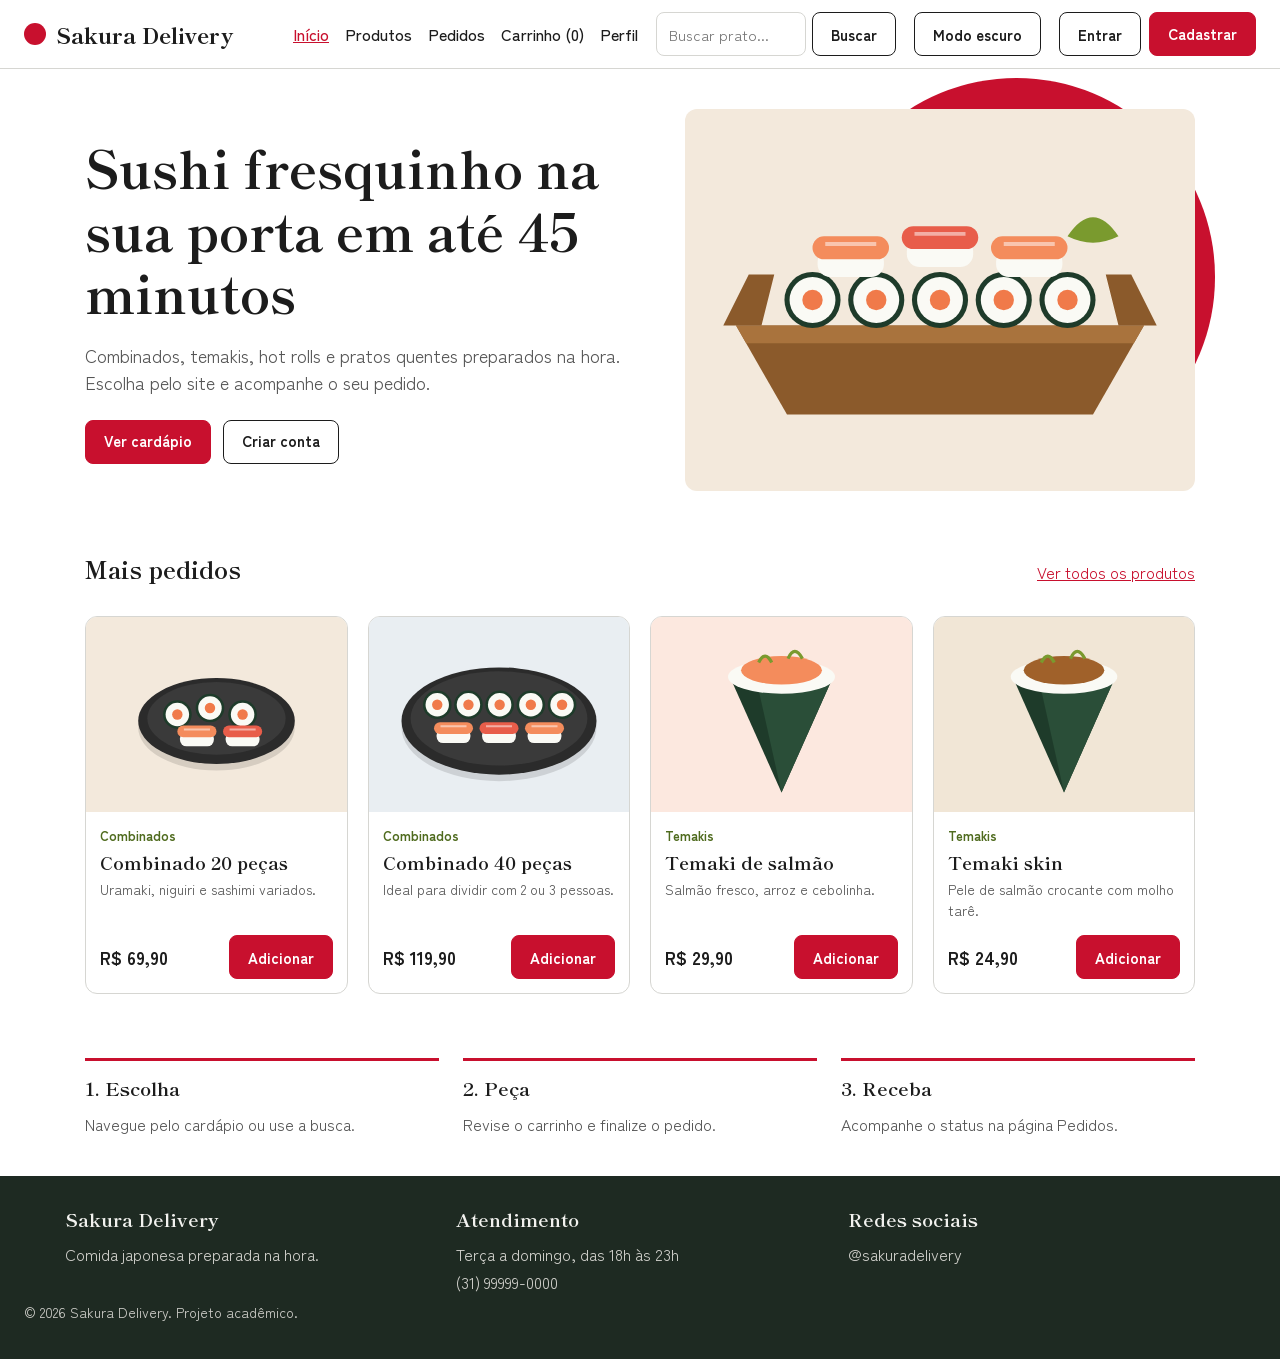
<file: index.html>
<!DOCTYPE html>
<html lang="pt-BR">
<head>
  <meta charset="UTF-8">
  <meta name="viewport" content="width=device-width, initial-scale=1.0">
  <title>Início | Sakura Delivery</title>
  <link rel="preconnect" href="https://fonts.googleapis.com">
  <link rel="stylesheet" href="https://fonts.googleapis.com/css2?family=Shippori+Mincho:wght@600;800&family=Zen+Kaku+Gothic+New:wght@400;500;700&display=swap">
  <link rel="stylesheet" href="css/estilo.css">
</head>
<body>

  <header class="cabecalho">
    <a href="index.html" class="logo"><span class="logo-sol"></span>Sakura Delivery</a>

    <button class="botao-menu" id="botao-menu" type="button" aria-label="Abrir menu" aria-expanded="false" onclick="alternarMenu()">
      <span></span><span></span><span></span>
    </button>

    <nav class="menu" id="menu">
      <div class="menu-links">
        <a href="index.html" class="ativo">Início</a>
        <a href="produtos.html">Produtos</a>
        <a href="pedidos.html">Pedidos</a>
        <a href="carrinho.html">Carrinho (<span class="contador-carrinho">0</span>)</a>
        <a href="perfil.html">Perfil</a>
      </div>

      <form class="busca-topo" action="produtos.html" method="get">
        <input type="search" name="busca" placeholder="Buscar prato..." maxlength="40" aria-label="Buscar prato">
        <button class="botao" type="submit">Buscar</button>
      </form>

      <button class="botao" id="botao-tema" type="button" onclick="alternarTema()">Modo escuro</button>

      <div class="area-usuario" id="area-usuario">
        <button class="botao" type="button" onclick="abrirLogin()">Entrar</button>
        <a class="botao botao-principal" href="cadastro.html">Cadastrar</a>
      </div>
    </nav>
  </header>

  <main class="conteudo">
    <section class="banner">
      <div>
        <h1>Sushi fresquinho na sua porta em até 45 minutos</h1>
        <p>Combinados, temakis, hot rolls e pratos quentes preparados na hora. Escolha pelo site e acompanhe o seu pedido.</p>
        <div class="banner-botoes">
          <a class="botao botao-principal" href="produtos.html">Ver cardápio</a>
          <a class="botao" href="cadastro.html">Criar conta</a>
        </div>
      </div>
      <div class="banner-imagem">
        <img src="img/barca.svg" alt="Barca de sushi com uramakis e niguiris">
      </div>
    </section>

    <section>
      <div class="titulo-secao">
        <h2>Mais pedidos</h2>
        <a href="produtos.html">Ver todos os produtos</a>
      </div>
      <div class="grade-produtos" id="grade-destaques"></div>
    </section>

    <section class="passos">
      <div class="passo">
        <h3>1. Escolha</h3>
        <p>Navegue pelo cardápio ou use a busca.</p>
      </div>
      <div class="passo">
        <h3>2. Peça</h3>
        <p>Revise o carrinho e finalize o pedido.</p>
      </div>
      <div class="passo">
        <h3>3. Receba</h3>
        <p>Acompanhe o status na página Pedidos.</p>
      </div>
    </section>
  </main>

  <footer class="rodape">
    <div class="rodape-colunas">
      <div>
        <h3>Sakura Delivery</h3>
        <p>Comida japonesa preparada na hora.</p>
      </div>
      <div>
        <h3>Atendimento</h3>
        <p>Terça a domingo, das 18h às 23h</p>
        <p>(31) 99999-0000</p>
      </div>
      <div>
        <h3>Redes sociais</h3>
        <p>@sakuradelivery</p>
      </div>
    </div>
    <p class="rodape-copia">© 2026 Sakura Delivery. Projeto acadêmico.</p>
  </footer>

  <!-- Pop-up de login -->
  <div class="modal" id="modal-login">
    <div class="modal-caixa" role="dialog" aria-modal="true" aria-labelledby="titulo-login">
      <button class="modal-fechar" type="button" aria-label="Fechar" onclick="fecharLogin()">&times;</button>
      <h2 id="titulo-login">Entrar</h2>
      <form onsubmit="fazerLogin(event)">
        <label class="campo">E-mail
          <input type="email" id="login-email" maxlength="60" required>
        </label>
        <label class="campo">Senha
          <input type="password" id="login-senha" maxlength="20" required>
        </label>
        <p class="mensagem" id="mensagem-login"></p>
        <button class="botao botao-principal botao-largo" type="submit">Entrar</button>
      </form>
      <p>Não tem conta? <a href="cadastro.html">Cadastre-se</a></p>
    </div>
  </div>

  <script src="js/script.js"></script>
</body>
</html>
</file>
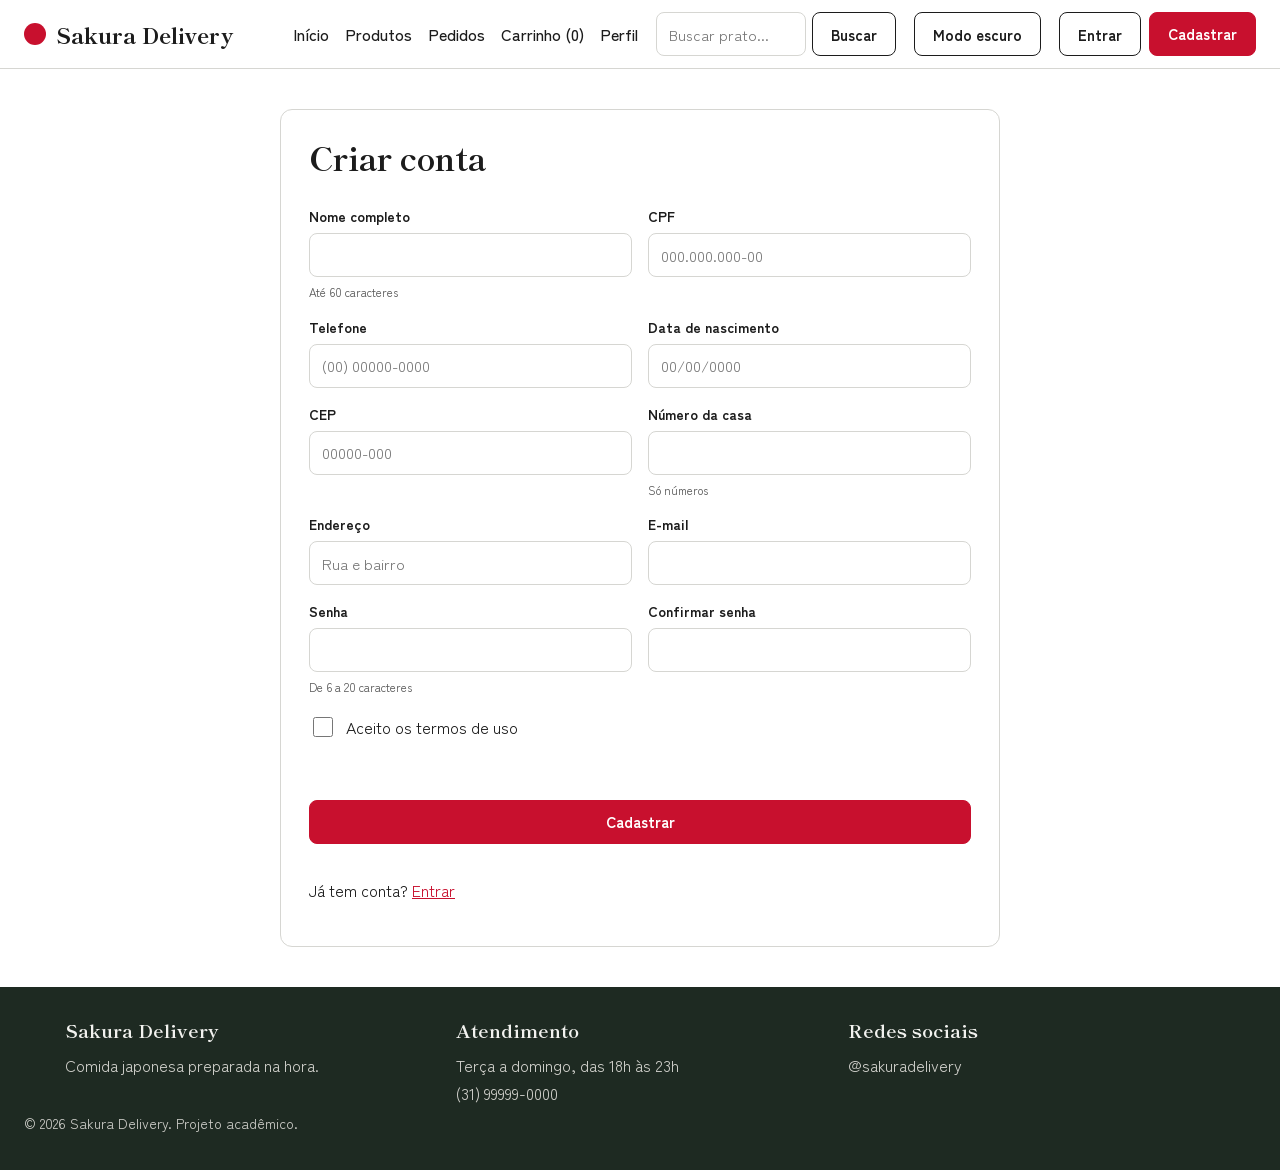
<file: cadastro.html>
<!DOCTYPE html>
<html lang="pt-BR">
<head>
  <meta charset="UTF-8">
  <meta name="viewport" content="width=device-width, initial-scale=1.0">
  <title>Cadastro | Sakura Delivery</title>
  <link rel="preconnect" href="https://fonts.googleapis.com">
  <link rel="stylesheet" href="https://fonts.googleapis.com/css2?family=Shippori+Mincho:wght@600;800&family=Zen+Kaku+Gothic+New:wght@400;500;700&display=swap">
  <link rel="stylesheet" href="css/estilo.css">
</head>
<body>

  <header class="cabecalho">
    <a href="index.html" class="logo"><span class="logo-sol"></span>Sakura Delivery</a>

    <button class="botao-menu" id="botao-menu" type="button" aria-label="Abrir menu" aria-expanded="false" onclick="alternarMenu()">
      <span></span><span></span><span></span>
    </button>

    <nav class="menu" id="menu">
      <div class="menu-links">
        <a href="index.html">Início</a>
        <a href="produtos.html">Produtos</a>
        <a href="pedidos.html">Pedidos</a>
        <a href="carrinho.html">Carrinho (<span class="contador-carrinho">0</span>)</a>
        <a href="perfil.html">Perfil</a>
      </div>

      <form class="busca-topo" action="produtos.html" method="get">
        <input type="search" name="busca" placeholder="Buscar prato..." maxlength="40" aria-label="Buscar prato">
        <button class="botao" type="submit">Buscar</button>
      </form>

      <button class="botao" id="botao-tema" type="button" onclick="alternarTema()">Modo escuro</button>

      <div class="area-usuario" id="area-usuario">
        <button class="botao" type="button" onclick="abrirLogin()">Entrar</button>
        <a class="botao botao-principal" href="cadastro.html">Cadastrar</a>
      </div>
    </nav>
  </header>

  <main class="conteudo">
    <form class="formulario caixa" onsubmit="cadastrarUsuario(event)">
      <h1>Criar conta</h1>

      <div class="grade-campos">
        <label class="campo">Nome completo
          <input type="text" id="cad-nome" maxlength="60" required>
          <small>Até 60 caracteres</small>
        </label>
        <label class="campo">CPF
          <input type="text" id="cad-cpf" data-mascara="###.###.###-##" inputmode="numeric" maxlength="14" placeholder="000.000.000-00" required>
        </label>
        <label class="campo">Telefone
          <input type="text" id="cad-telefone" data-mascara="(##) #####-####" inputmode="numeric" maxlength="15" placeholder="(00) 00000-0000" required>
        </label>
        <label class="campo">Data de nascimento
          <input type="text" id="cad-nascimento" data-mascara="##/##/####" inputmode="numeric" maxlength="10" placeholder="00/00/0000" required>
        </label>
        <label class="campo">CEP
          <input type="text" id="cad-cep" data-mascara="#####-###" inputmode="numeric" maxlength="9" placeholder="00000-000" required>
        </label>
        <label class="campo">Número da casa
          <input type="text" id="cad-numero" class="so-numeros" inputmode="numeric" maxlength="6" required>
          <small>Só números</small>
        </label>
        <label class="campo">Endereço
          <input type="text" id="cad-endereco" maxlength="80" placeholder="Rua e bairro" required>
        </label>
        <label class="campo">E-mail
          <input type="email" id="cad-email" maxlength="60" required>
        </label>
        <label class="campo">Senha
          <input type="password" id="cad-senha" minlength="6" maxlength="20" required>
          <small>De 6 a 20 caracteres</small>
        </label>
        <label class="campo">Confirmar senha
          <input type="password" id="cad-confirmar" minlength="6" maxlength="20" required>
        </label>
      </div>

      <label class="checkbox"><input type="checkbox" required> Aceito os termos de uso</label>
      <p class="mensagem" id="mensagem-cadastro"></p>
      <button class="botao botao-principal botao-largo" type="submit">Cadastrar</button>
      <p>Já tem conta? <a href="#" onclick="abrirLogin(); return false;">Entrar</a></p>
    </form>
  </main>

  <footer class="rodape">
    <div class="rodape-colunas">
      <div>
        <h3>Sakura Delivery</h3>
        <p>Comida japonesa preparada na hora.</p>
      </div>
      <div>
        <h3>Atendimento</h3>
        <p>Terça a domingo, das 18h às 23h</p>
        <p>(31) 99999-0000</p>
      </div>
      <div>
        <h3>Redes sociais</h3>
        <p>@sakuradelivery</p>
      </div>
    </div>
    <p class="rodape-copia">© 2026 Sakura Delivery. Projeto acadêmico.</p>
  </footer>

  <!-- Pop-up de login -->
  <div class="modal" id="modal-login">
    <div class="modal-caixa" role="dialog" aria-modal="true" aria-labelledby="titulo-login">
      <button class="modal-fechar" type="button" aria-label="Fechar" onclick="fecharLogin()">&times;</button>
      <h2 id="titulo-login">Entrar</h2>
      <form onsubmit="fazerLogin(event)">
        <label class="campo">E-mail
          <input type="email" id="login-email" maxlength="60" required>
        </label>
        <label class="campo">Senha
          <input type="password" id="login-senha" maxlength="20" required>
        </label>
        <p class="mensagem" id="mensagem-login"></p>
        <button class="botao botao-principal botao-largo" type="submit">Entrar</button>
      </form>
      <p>Não tem conta? <a href="cadastro.html">Cadastre-se</a></p>
    </div>
  </div>

  <script src="js/script.js"></script>
</body>
</html>
</file>
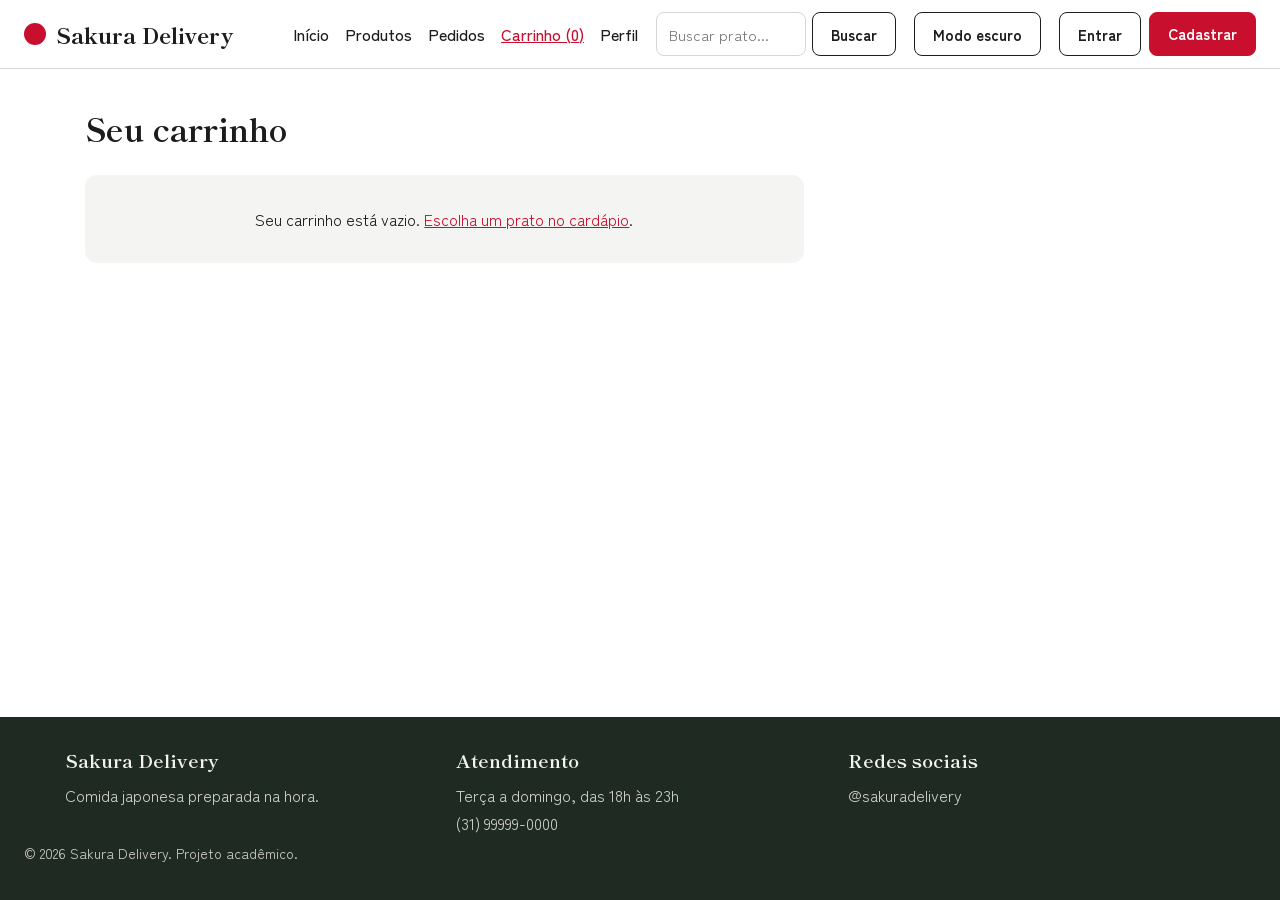
<file: carrinho.html>
<!DOCTYPE html>
<html lang="pt-BR">
<head>
  <meta charset="UTF-8">
  <meta name="viewport" content="width=device-width, initial-scale=1.0">
  <title>Carrinho | Sakura Delivery</title>
  <link rel="preconnect" href="https://fonts.googleapis.com">
  <link rel="stylesheet" href="https://fonts.googleapis.com/css2?family=Shippori+Mincho:wght@600;800&family=Zen+Kaku+Gothic+New:wght@400;500;700&display=swap">
  <link rel="stylesheet" href="css/estilo.css">
</head>
<body>

  <header class="cabecalho">
    <a href="index.html" class="logo"><span class="logo-sol"></span>Sakura Delivery</a>

    <button class="botao-menu" id="botao-menu" type="button" aria-label="Abrir menu" aria-expanded="false" onclick="alternarMenu()">
      <span></span><span></span><span></span>
    </button>

    <nav class="menu" id="menu">
      <div class="menu-links">
        <a href="index.html">Início</a>
        <a href="produtos.html">Produtos</a>
        <a href="pedidos.html">Pedidos</a>
        <a href="carrinho.html" class="ativo">Carrinho (<span class="contador-carrinho">0</span>)</a>
        <a href="perfil.html">Perfil</a>
      </div>

      <form class="busca-topo" action="produtos.html" method="get">
        <input type="search" name="busca" placeholder="Buscar prato..." maxlength="40" aria-label="Buscar prato">
        <button class="botao" type="submit">Buscar</button>
      </form>

      <button class="botao" id="botao-tema" type="button" onclick="alternarTema()">Modo escuro</button>

      <div class="area-usuario" id="area-usuario">
        <button class="botao" type="button" onclick="abrirLogin()">Entrar</button>
        <a class="botao botao-principal" href="cadastro.html">Cadastrar</a>
      </div>
    </nav>
  </header>

  <main class="conteudo">
    <h1>Seu carrinho</h1>
    <div class="layout-carrinho">
      <div id="lista-carrinho"></div>

      <aside class="resumo" id="resumo-carrinho">
        <h2>Resumo</h2>
        <div class="linha-resumo"><span>Subtotal</span><span id="valor-subtotal">R$ 0,00</span></div>
        <div class="linha-resumo"><span>Entrega</span><span id="valor-entrega">R$ 0,00</span></div>
        <div class="linha-resumo linha-total"><span>Total</span><span id="valor-total">R$ 0,00</span></div>
        <label class="campo">Forma de pagamento
          <select id="forma-pagamento">
            <option>Pix</option>
            <option>Cartão na entrega</option>
            <option>Dinheiro</option>
          </select>
        </label>
        <p class="mensagem" id="mensagem-carrinho"></p>
        <button class="botao botao-principal botao-largo" type="button" onclick="finalizarPedido()">Finalizar pedido</button>
      </aside>
    </div>
  </main>

  <footer class="rodape">
    <div class="rodape-colunas">
      <div>
        <h3>Sakura Delivery</h3>
        <p>Comida japonesa preparada na hora.</p>
      </div>
      <div>
        <h3>Atendimento</h3>
        <p>Terça a domingo, das 18h às 23h</p>
        <p>(31) 99999-0000</p>
      </div>
      <div>
        <h3>Redes sociais</h3>
        <p>@sakuradelivery</p>
      </div>
    </div>
    <p class="rodape-copia">© 2026 Sakura Delivery. Projeto acadêmico.</p>
  </footer>

  <!-- Pop-up de login -->
  <div class="modal" id="modal-login">
    <div class="modal-caixa" role="dialog" aria-modal="true" aria-labelledby="titulo-login">
      <button class="modal-fechar" type="button" aria-label="Fechar" onclick="fecharLogin()">&times;</button>
      <h2 id="titulo-login">Entrar</h2>
      <form onsubmit="fazerLogin(event)">
        <label class="campo">E-mail
          <input type="email" id="login-email" maxlength="60" required>
        </label>
        <label class="campo">Senha
          <input type="password" id="login-senha" maxlength="20" required>
        </label>
        <p class="mensagem" id="mensagem-login"></p>
        <button class="botao botao-principal botao-largo" type="submit">Entrar</button>
      </form>
      <p>Não tem conta? <a href="cadastro.html">Cadastre-se</a></p>
    </div>
  </div>

  <script src="js/script.js"></script>
</body>
</html>
</file>
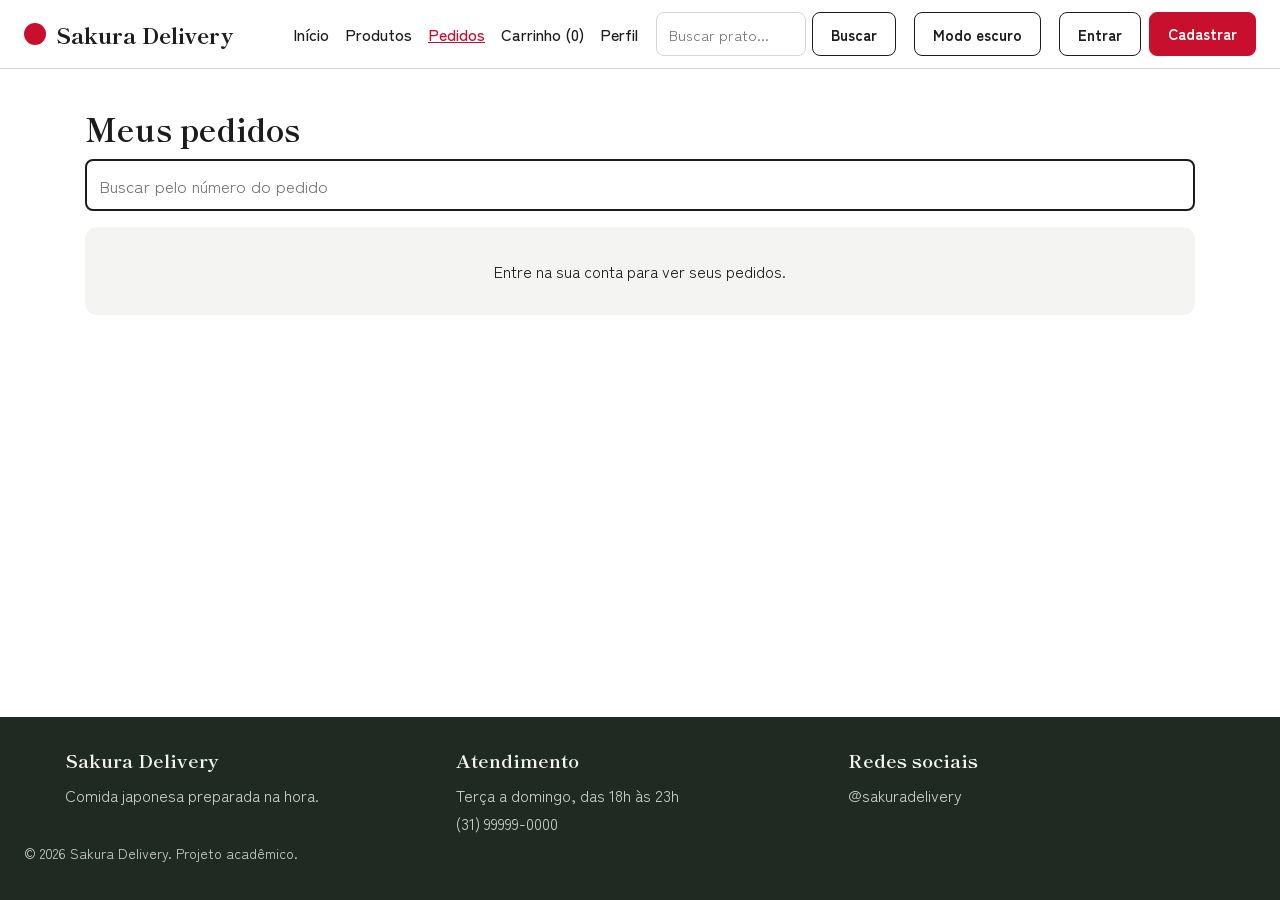
<file: pedidos.html>
<!DOCTYPE html>
<html lang="pt-BR">
<head>
  <meta charset="UTF-8">
  <meta name="viewport" content="width=device-width, initial-scale=1.0">
  <title>Pedidos | Sakura Delivery</title>
  <link rel="preconnect" href="https://fonts.googleapis.com">
  <link rel="stylesheet" href="https://fonts.googleapis.com/css2?family=Shippori+Mincho:wght@600;800&family=Zen+Kaku+Gothic+New:wght@400;500;700&display=swap">
  <link rel="stylesheet" href="css/estilo.css">
</head>
<body>

  <header class="cabecalho">
    <a href="index.html" class="logo"><span class="logo-sol"></span>Sakura Delivery</a>

    <button class="botao-menu" id="botao-menu" type="button" aria-label="Abrir menu" aria-expanded="false" onclick="alternarMenu()">
      <span></span><span></span><span></span>
    </button>

    <nav class="menu" id="menu">
      <div class="menu-links">
        <a href="index.html">Início</a>
        <a href="produtos.html">Produtos</a>
        <a href="pedidos.html" class="ativo">Pedidos</a>
        <a href="carrinho.html">Carrinho (<span class="contador-carrinho">0</span>)</a>
        <a href="perfil.html">Perfil</a>
      </div>

      <form class="busca-topo" action="produtos.html" method="get">
        <input type="search" name="busca" placeholder="Buscar prato..." maxlength="40" aria-label="Buscar prato">
        <button class="botao" type="submit">Buscar</button>
      </form>

      <button class="botao" id="botao-tema" type="button" onclick="alternarTema()">Modo escuro</button>

      <div class="area-usuario" id="area-usuario">
        <button class="botao" type="button" onclick="abrirLogin()">Entrar</button>
        <a class="botao botao-principal" href="cadastro.html">Cadastrar</a>
      </div>
    </nav>
  </header>

  <main class="conteudo">
    <h1>Meus pedidos</h1>
    <div class="busca-grande">
      <input type="search" id="busca-pedido" class="so-numeros" inputmode="numeric" maxlength="6" placeholder="Buscar pelo número do pedido" aria-label="Buscar pelo número do pedido">
    </div>
    <div id="lista-pedidos"></div>
  </main>

  <footer class="rodape">
    <div class="rodape-colunas">
      <div>
        <h3>Sakura Delivery</h3>
        <p>Comida japonesa preparada na hora.</p>
      </div>
      <div>
        <h3>Atendimento</h3>
        <p>Terça a domingo, das 18h às 23h</p>
        <p>(31) 99999-0000</p>
      </div>
      <div>
        <h3>Redes sociais</h3>
        <p>@sakuradelivery</p>
      </div>
    </div>
    <p class="rodape-copia">© 2026 Sakura Delivery. Projeto acadêmico.</p>
  </footer>

  <!-- Pop-up de login -->
  <div class="modal" id="modal-login">
    <div class="modal-caixa" role="dialog" aria-modal="true" aria-labelledby="titulo-login">
      <button class="modal-fechar" type="button" aria-label="Fechar" onclick="fecharLogin()">&times;</button>
      <h2 id="titulo-login">Entrar</h2>
      <form onsubmit="fazerLogin(event)">
        <label class="campo">E-mail
          <input type="email" id="login-email" maxlength="60" required>
        </label>
        <label class="campo">Senha
          <input type="password" id="login-senha" maxlength="20" required>
        </label>
        <p class="mensagem" id="mensagem-login"></p>
        <button class="botao botao-principal botao-largo" type="submit">Entrar</button>
      </form>
      <p>Não tem conta? <a href="cadastro.html">Cadastre-se</a></p>
    </div>
  </div>

  <script src="js/script.js"></script>
</body>
</html>
</file>
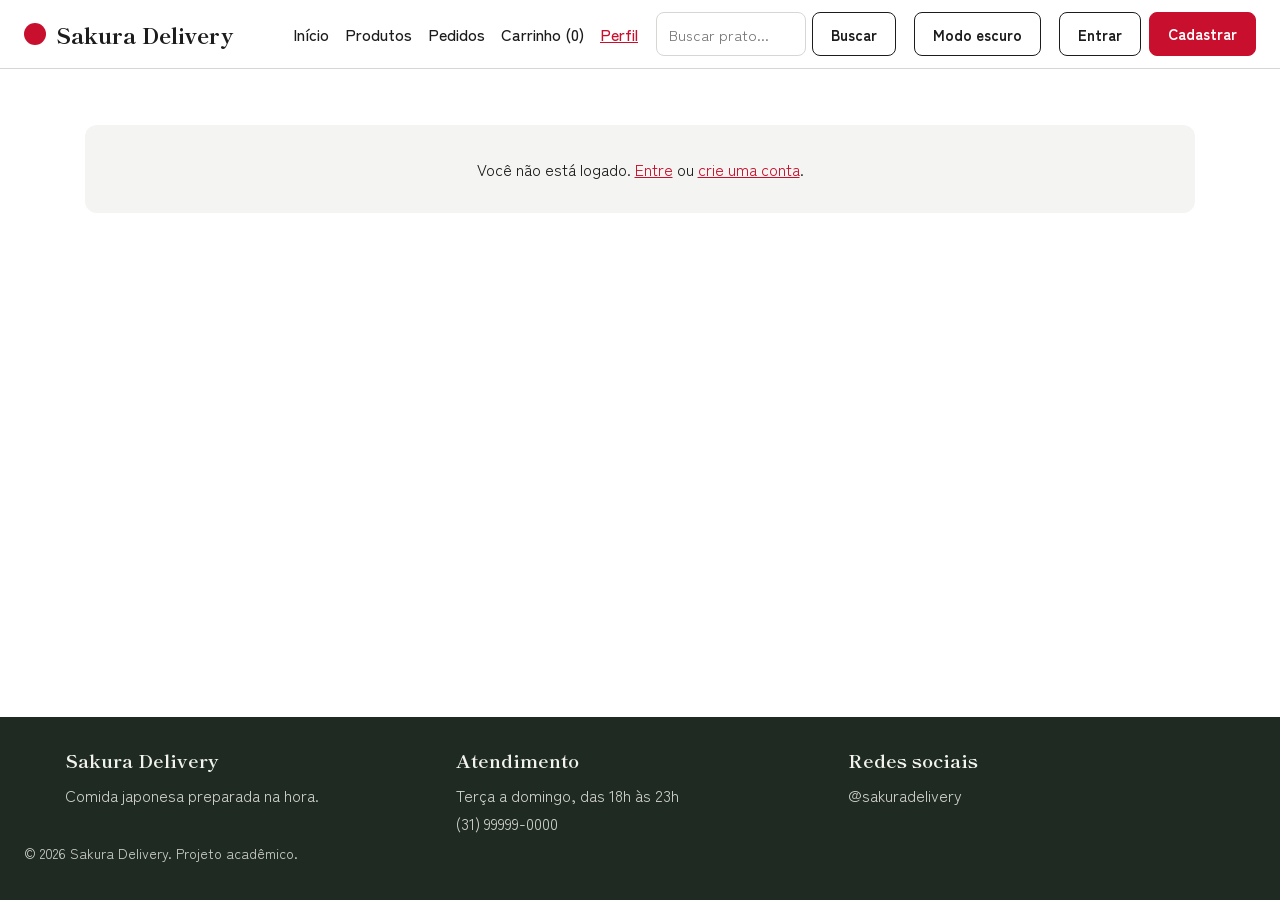
<file: perfil.html>
<!DOCTYPE html>
<html lang="pt-BR">
<head>
  <meta charset="UTF-8">
  <meta name="viewport" content="width=device-width, initial-scale=1.0">
  <title>Perfil | Sakura Delivery</title>
  <link rel="preconnect" href="https://fonts.googleapis.com">
  <link rel="stylesheet" href="https://fonts.googleapis.com/css2?family=Shippori+Mincho:wght@600;800&family=Zen+Kaku+Gothic+New:wght@400;500;700&display=swap">
  <link rel="stylesheet" href="css/estilo.css">
</head>
<body>

  <header class="cabecalho">
    <a href="index.html" class="logo"><span class="logo-sol"></span>Sakura Delivery</a>

    <button class="botao-menu" id="botao-menu" type="button" aria-label="Abrir menu" aria-expanded="false" onclick="alternarMenu()">
      <span></span><span></span><span></span>
    </button>

    <nav class="menu" id="menu">
      <div class="menu-links">
        <a href="index.html">Início</a>
        <a href="produtos.html">Produtos</a>
        <a href="pedidos.html">Pedidos</a>
        <a href="carrinho.html">Carrinho (<span class="contador-carrinho">0</span>)</a>
        <a href="perfil.html" class="ativo">Perfil</a>
      </div>

      <form class="busca-topo" action="produtos.html" method="get">
        <input type="search" name="busca" placeholder="Buscar prato..." maxlength="40" aria-label="Buscar prato">
        <button class="botao" type="submit">Buscar</button>
      </form>

      <button class="botao" id="botao-tema" type="button" onclick="alternarTema()">Modo escuro</button>

      <div class="area-usuario" id="area-usuario">
        <button class="botao" type="button" onclick="abrirLogin()">Entrar</button>
        <a class="botao botao-principal" href="cadastro.html">Cadastrar</a>
      </div>
    </nav>
  </header>

  <main class="conteudo">
    <p class="aviso-vazio oculto" id="aviso-perfil">Você não está logado. <a href="#" onclick="abrirLogin(); return false;">Entre</a> ou <a href="cadastro.html">crie uma conta</a>.</p>

    <div class="layout-perfil" id="area-perfil">
      <aside class="caixa cartao-usuario">
        <div class="avatar" id="perfil-avatar"></div>
        <h2 id="perfil-nome-titulo"></h2>
        <p id="perfil-email-texto"></p>
        <a href="pedidos.html">Ver meus pedidos</a>
      </aside>

      <form class="caixa formulario" onsubmit="salvarPerfil(event)">
        <h1>Meus dados</h1>
        <div class="grade-campos">
          <label class="campo">Nome completo
            <input type="text" id="perfil-nome" maxlength="60" required>
          </label>
          <label class="campo">Telefone
            <input type="text" id="perfil-telefone" data-mascara="(##) #####-####" inputmode="numeric" maxlength="15" required>
          </label>
          <label class="campo">CEP
            <input type="text" id="perfil-cep" data-mascara="#####-###" inputmode="numeric" maxlength="9" required>
          </label>
          <label class="campo">Número da casa
            <input type="text" id="perfil-numero" class="so-numeros" inputmode="numeric" maxlength="6" required>
          </label>
          <label class="campo">Endereço
            <input type="text" id="perfil-endereco" maxlength="80" required>
          </label>
        </div>
        <p class="mensagem" id="mensagem-perfil"></p>
        <div class="linha-botoes">
          <button class="botao botao-principal" type="submit">Salvar alterações</button>
          <button class="botao" type="button" onclick="excluirConta()">Excluir conta</button>
        </div>
      </form>
    </div>
  </main>

  <footer class="rodape">
    <div class="rodape-colunas">
      <div>
        <h3>Sakura Delivery</h3>
        <p>Comida japonesa preparada na hora.</p>
      </div>
      <div>
        <h3>Atendimento</h3>
        <p>Terça a domingo, das 18h às 23h</p>
        <p>(31) 99999-0000</p>
      </div>
      <div>
        <h3>Redes sociais</h3>
        <p>@sakuradelivery</p>
      </div>
    </div>
    <p class="rodape-copia">© 2026 Sakura Delivery. Projeto acadêmico.</p>
  </footer>

  <!-- Pop-up de login -->
  <div class="modal" id="modal-login">
    <div class="modal-caixa" role="dialog" aria-modal="true" aria-labelledby="titulo-login">
      <button class="modal-fechar" type="button" aria-label="Fechar" onclick="fecharLogin()">&times;</button>
      <h2 id="titulo-login">Entrar</h2>
      <form onsubmit="fazerLogin(event)">
        <label class="campo">E-mail
          <input type="email" id="login-email" maxlength="60" required>
        </label>
        <label class="campo">Senha
          <input type="password" id="login-senha" maxlength="20" required>
        </label>
        <p class="mensagem" id="mensagem-login"></p>
        <button class="botao botao-principal botao-largo" type="submit">Entrar</button>
      </form>
      <p>Não tem conta? <a href="cadastro.html">Cadastre-se</a></p>
    </div>
  </div>

  <script src="js/script.js"></script>
</body>
</html>
</file>
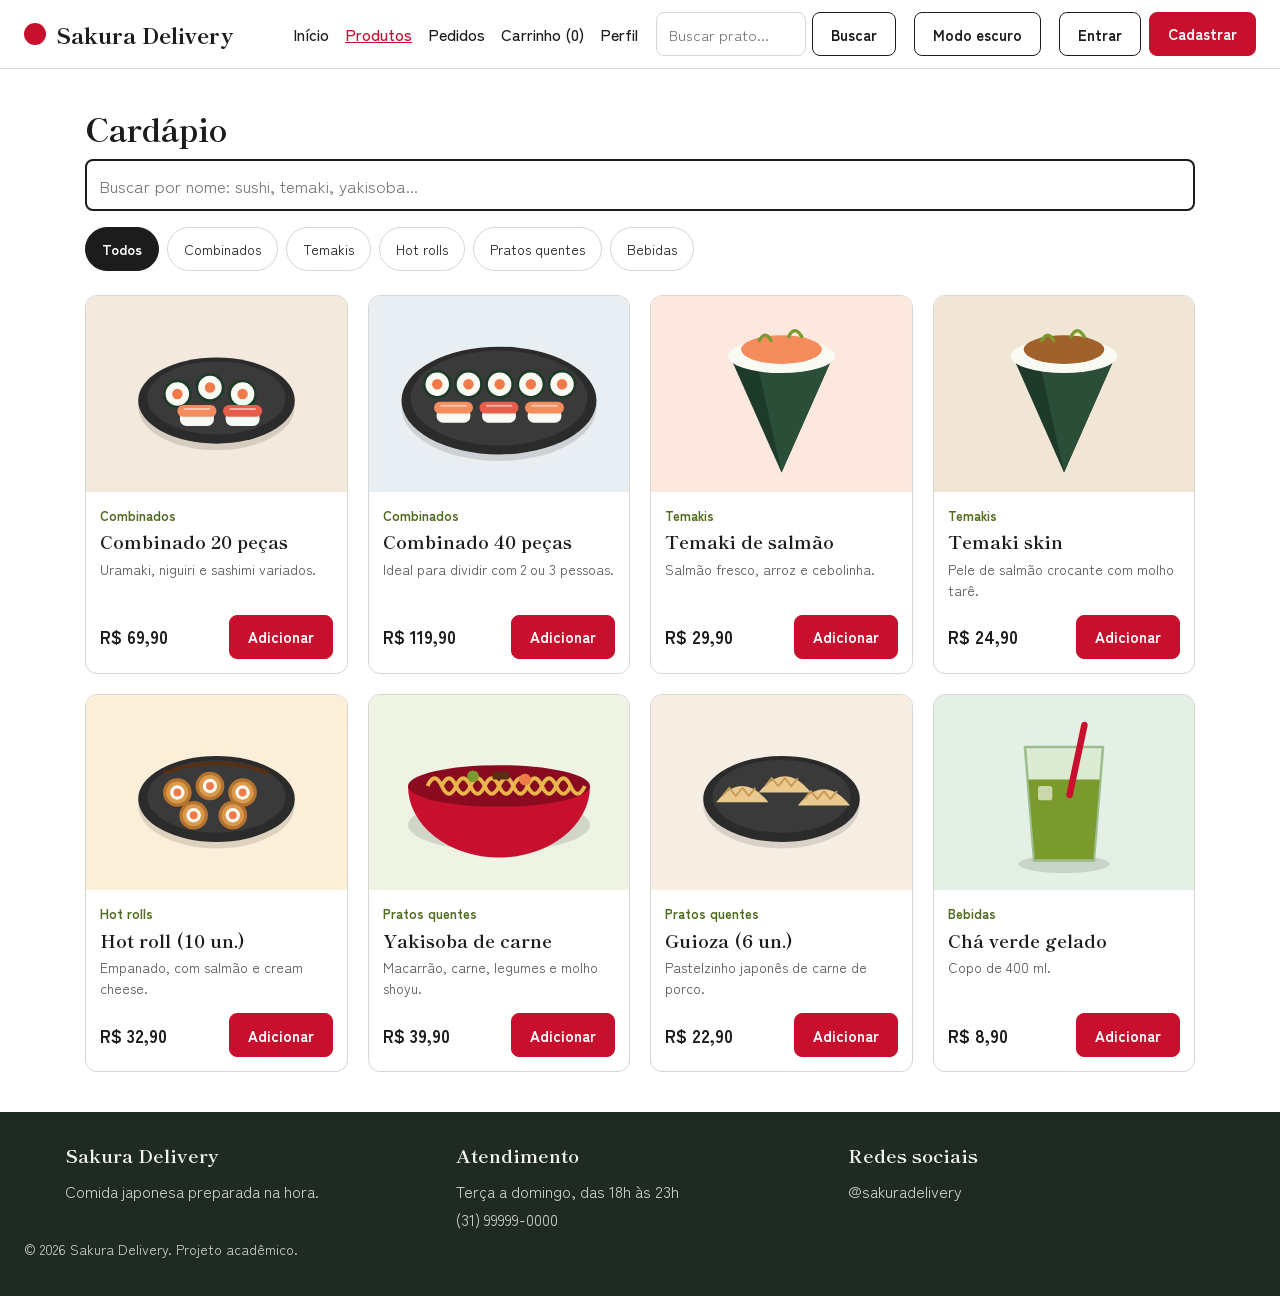
<file: produtos.html>
<!DOCTYPE html>
<html lang="pt-BR">
<head>
  <meta charset="UTF-8">
  <meta name="viewport" content="width=device-width, initial-scale=1.0">
  <title>Produtos | Sakura Delivery</title>
  <link rel="preconnect" href="https://fonts.googleapis.com">
  <link rel="stylesheet" href="https://fonts.googleapis.com/css2?family=Shippori+Mincho:wght@600;800&family=Zen+Kaku+Gothic+New:wght@400;500;700&display=swap">
  <link rel="stylesheet" href="css/estilo.css">
</head>
<body>

  <header class="cabecalho">
    <a href="index.html" class="logo"><span class="logo-sol"></span>Sakura Delivery</a>

    <button class="botao-menu" id="botao-menu" type="button" aria-label="Abrir menu" aria-expanded="false" onclick="alternarMenu()">
      <span></span><span></span><span></span>
    </button>

    <nav class="menu" id="menu">
      <div class="menu-links">
        <a href="index.html">Início</a>
        <a href="produtos.html" class="ativo">Produtos</a>
        <a href="pedidos.html">Pedidos</a>
        <a href="carrinho.html">Carrinho (<span class="contador-carrinho">0</span>)</a>
        <a href="perfil.html">Perfil</a>
      </div>

      <form class="busca-topo" action="produtos.html" method="get">
        <input type="search" name="busca" placeholder="Buscar prato..." maxlength="40" aria-label="Buscar prato">
        <button class="botao" type="submit">Buscar</button>
      </form>

      <button class="botao" id="botao-tema" type="button" onclick="alternarTema()">Modo escuro</button>

      <div class="area-usuario" id="area-usuario">
        <button class="botao" type="button" onclick="abrirLogin()">Entrar</button>
        <a class="botao botao-principal" href="cadastro.html">Cadastrar</a>
      </div>
    </nav>
  </header>

  <main class="conteudo">
    <h1>Cardápio</h1>

    <div class="busca-grande">
      <input type="search" id="campo-busca" placeholder="Buscar por nome: sushi, temaki, yakisoba..." maxlength="40" aria-label="Buscar produto">
    </div>

    <div class="filtros">
      <button class="filtro ativo" type="button" data-categoria="Todos" onclick="escolherCategoria(this)">Todos</button>
      <button class="filtro" type="button" data-categoria="Combinados" onclick="escolherCategoria(this)">Combinados</button>
      <button class="filtro" type="button" data-categoria="Temakis" onclick="escolherCategoria(this)">Temakis</button>
      <button class="filtro" type="button" data-categoria="Hot rolls" onclick="escolherCategoria(this)">Hot rolls</button>
      <button class="filtro" type="button" data-categoria="Pratos quentes" onclick="escolherCategoria(this)">Pratos quentes</button>
      <button class="filtro" type="button" data-categoria="Bebidas" onclick="escolherCategoria(this)">Bebidas</button>
    </div>

    <div class="grade-produtos" id="grade-produtos"></div>
  </main>

  <footer class="rodape">
    <div class="rodape-colunas">
      <div>
        <h3>Sakura Delivery</h3>
        <p>Comida japonesa preparada na hora.</p>
      </div>
      <div>
        <h3>Atendimento</h3>
        <p>Terça a domingo, das 18h às 23h</p>
        <p>(31) 99999-0000</p>
      </div>
      <div>
        <h3>Redes sociais</h3>
        <p>@sakuradelivery</p>
      </div>
    </div>
    <p class="rodape-copia">© 2026 Sakura Delivery. Projeto acadêmico.</p>
  </footer>

  <!-- Pop-up de login -->
  <div class="modal" id="modal-login">
    <div class="modal-caixa" role="dialog" aria-modal="true" aria-labelledby="titulo-login">
      <button class="modal-fechar" type="button" aria-label="Fechar" onclick="fecharLogin()">&times;</button>
      <h2 id="titulo-login">Entrar</h2>
      <form onsubmit="fazerLogin(event)">
        <label class="campo">E-mail
          <input type="email" id="login-email" maxlength="60" required>
        </label>
        <label class="campo">Senha
          <input type="password" id="login-senha" maxlength="20" required>
        </label>
        <p class="mensagem" id="mensagem-login"></p>
        <button class="botao botao-principal botao-largo" type="submit">Entrar</button>
      </form>
      <p>Não tem conta? <a href="cadastro.html">Cadastre-se</a></p>
    </div>
  </div>

  <script src="js/script.js"></script>
</body>
</html>
</file>
<file: css/estilo.css>
/* ===== Sakura Delivery - estilo.css ===== */

/* Cores do modo claro */
:root {
  --cor-fundo: #FFFFFF;
  --cor-fundo-suave: #F4F4F2;
  --cor-texto: #1C1C1C;
  --cor-texto-suave: #555555;
  --cor-borda: #D6D6D2;
  --cor-destaque: #C8102E;      /* vermelho torii */
  --cor-destaque-escuro: #9B0C23;
  --cor-verde: #4F6B1E;          /* wasabi */
  --cor-rodape: #1E2A22;         /* nori */
}

/* Cores do modo escuro (ativado pelo JavaScript) */
body.modo-escuro {
  --cor-fundo: #151716;
  --cor-fundo-suave: #1F2321;
  --cor-texto: #F2F2EF;
  --cor-texto-suave: #BDBDB8;
  --cor-borda: #3A3F3C;
  --cor-destaque: #F2556B;
  --cor-destaque-escuro: #F7899A;
  --cor-verde: #A9C66A;
  --cor-rodape: #0E1210;
}

* {
  box-sizing: border-box;
}

body {
  margin: 0;
  font-family: "Zen Kaku Gothic New", Arial, sans-serif;
  font-size: 16px;
  line-height: 1.5;
  background: var(--cor-fundo);
  color: var(--cor-texto);
  min-height: 100vh;
  display: flex;
  flex-direction: column;
}

h1, h2, h3 {
  font-family: "Shippori Mincho", Georgia, serif;
  line-height: 1.2;
  margin: 0 0 12px;
}

a {
  color: var(--cor-destaque);
}

img {
  max-width: 100%;
  display: block;
}

:focus-visible {
  outline: 3px solid var(--cor-destaque);
  outline-offset: 2px;
}

.conteudo {
  width: 100%;
  max-width: 1150px;
  margin: 0 auto;
  padding: 40px 20px;
  flex: 1;
}

.oculto {
  display: none !important;
}

/* ===== Botões ===== */
.botao {
  display: inline-flex;
  align-items: center;
  justify-content: center;
  min-height: 44px;
  padding: 0 18px;
  border-radius: 8px;
  border: 1px solid var(--cor-texto);
  background: transparent;
  color: var(--cor-texto);
  font-family: inherit;
  font-size: 15px;
  font-weight: 700;
  text-decoration: none;
  cursor: pointer;
}

.botao-principal {
  background: var(--cor-destaque);
  border-color: var(--cor-destaque);
  color: #FFFFFF;
}

body.modo-escuro .botao-principal {
  color: #151716;
}

.botao-principal:hover {
  background: var(--cor-destaque-escuro);
  border-color: var(--cor-destaque-escuro);
}

.botao-largo {
  width: 100%;
}

.botao-texto {
  border: none;
  color: var(--cor-destaque);
  padding: 0 8px;
}

/* ===== Cabeçalho ===== */
.cabecalho {
  display: flex;
  align-items: center;
  justify-content: space-between;
  gap: 16px;
  padding: 12px 24px;
  border-bottom: 1px solid var(--cor-borda);
  background: var(--cor-fundo);
  position: sticky;
  top: 0;
  z-index: 10;
}

.logo {
  display: flex;
  align-items: center;
  gap: 10px;
  font-family: "Shippori Mincho", Georgia, serif;
  font-size: 22px;
  font-weight: 800;
  color: var(--cor-texto);
  text-decoration: none;
  white-space: nowrap;
}

.logo-sol {
  width: 22px;
  height: 22px;
  border-radius: 50%;
  background: var(--cor-destaque);
}

.menu {
  display: flex;
  align-items: center;
  gap: 18px;
  flex-wrap: wrap;
  justify-content: flex-end;
}

.menu-links {
  display: flex;
  gap: 16px;
}

.menu-links a {
  color: var(--cor-texto);
  text-decoration: none;
  font-weight: 500;
}

.menu-links a:hover,
.menu-links a.ativo {
  color: var(--cor-destaque);
  text-decoration: underline;
}

.busca-topo {
  display: flex;
  gap: 6px;
}

.busca-topo input {
  width: 150px;
}

.area-usuario {
  display: flex;
  gap: 8px;
  align-items: center;
}

.botao-menu {
  display: none;
  width: 44px;
  height: 44px;
  border: 1px solid var(--cor-borda);
  border-radius: 8px;
  background: transparent;
  cursor: pointer;
  flex-direction: column;
  justify-content: center;
  align-items: center;
  gap: 5px;
}

.botao-menu span {
  width: 20px;
  height: 2px;
  background: var(--cor-texto);
}

/* ===== Campos de formulário ===== */
input,
select {
  min-height: 44px;
  padding: 0 12px;
  border: 1px solid var(--cor-borda);
  border-radius: 8px;
  background: var(--cor-fundo);
  color: var(--cor-texto);
  font-family: inherit;
  font-size: 15px;
}

.campo {
  display: flex;
  flex-direction: column;
  gap: 6px;
  font-weight: 700;
  font-size: 14px;
}

.campo small {
  font-weight: 400;
  color: var(--cor-texto-suave);
}

.grade-campos {
  display: grid;
  grid-template-columns: repeat(2, 1fr);
  gap: 16px;
}

.mensagem {
  margin: 0;
  font-weight: 700;
  min-height: 24px;
}

.mensagem.erro {
  color: var(--cor-destaque);
}

.mensagem.sucesso {
  color: var(--cor-verde);
}

.caixa {
  background: var(--cor-fundo);
  border: 1px solid var(--cor-borda);
  border-radius: 12px;
  padding: 28px;
}

/* ===== Tela inicial ===== */
.banner {
  display: grid;
  grid-template-columns: 1.1fr 1fr;
  gap: 40px;
  align-items: center;
  margin-bottom: 64px;
}

.banner h1 {
  font-size: 52px;
}

.banner p {
  font-size: 18px;
  color: var(--cor-texto-suave);
  max-width: 34em;
}

.banner-botoes {
  display: flex;
  gap: 12px;
  flex-wrap: wrap;
  margin-top: 24px;
}

.banner-imagem {
  position: relative;
}

/* o "sol" vermelho atrás da imagem é o destaque visual do site */
.banner-imagem::before {
  content: "";
  position: absolute;
  width: 78%;
  aspect-ratio: 1;
  border-radius: 50%;
  background: var(--cor-destaque);
  top: -8%;
  right: -4%;
  z-index: 0;
}

.banner-imagem img {
  position: relative;
  z-index: 1;
  border-radius: 12px;
}

.titulo-secao {
  display: flex;
  justify-content: space-between;
  align-items: baseline;
  gap: 12px;
  flex-wrap: wrap;
  margin-bottom: 20px;
}

.passos {
  display: grid;
  grid-template-columns: repeat(3, 1fr);
  gap: 24px;
  margin-top: 64px;
}

.passo {
  border-top: 3px solid var(--cor-destaque);
  padding-top: 16px;
}

.passo p {
  color: var(--cor-texto-suave);
  margin: 0;
}

/* ===== Produtos ===== */
.busca-grande {
  display: flex;
  gap: 8px;
  margin-bottom: 16px;
}

.busca-grande input {
  flex: 1;
  min-height: 52px;
  font-size: 17px;
  border: 2px solid var(--cor-texto);
}

.filtros {
  display: flex;
  gap: 8px;
  flex-wrap: wrap;
  margin-bottom: 24px;
}

.filtro {
  min-height: 44px;
  padding: 0 16px;
  border-radius: 999px;
  border: 1px solid var(--cor-borda);
  background: transparent;
  color: var(--cor-texto);
  font-family: inherit;
  font-size: 14px;
  cursor: pointer;
}

.filtro.ativo {
  background: var(--cor-texto);
  color: var(--cor-fundo);
  border-color: var(--cor-texto);
  font-weight: 700;
}

.grade-produtos {
  display: grid;
  grid-template-columns: repeat(4, 1fr);
  gap: 20px;
}

.cartao-produto {
  border: 1px solid var(--cor-borda);
  border-radius: 12px;
  overflow: hidden;
  display: flex;
  flex-direction: column;
  background: var(--cor-fundo);
}

.cartao-produto img {
  width: 100%;
  aspect-ratio: 4 / 3;
  object-fit: cover;
}

.cartao-produto-info {
  padding: 14px;
  display: flex;
  flex-direction: column;
  gap: 6px;
  flex: 1;
}

.cartao-produto-info h3 {
  font-size: 18px;
  margin: 0;
}

.categoria {
  font-size: 13px;
  font-weight: 700;
  color: var(--cor-verde);
}

.descricao {
  font-size: 14px;
  color: var(--cor-texto-suave);
  margin: 0;
  flex: 1;
}

.cartao-produto-rodape {
  display: flex;
  justify-content: space-between;
  align-items: center;
  gap: 8px;
  margin-top: 8px;
}

.preco {
  font-size: 18px;
  font-weight: 700;
}

.aviso-vazio {
  grid-column: 1 / -1;
  padding: 32px;
  text-align: center;
  background: var(--cor-fundo-suave);
  border-radius: 12px;
}

/* ===== Carrinho ===== */
.layout-carrinho {
  display: grid;
  grid-template-columns: 2fr 1fr;
  gap: 32px;
  align-items: start;
}

.item-carrinho {
  display: flex;
  align-items: center;
  gap: 16px;
  border: 1px solid var(--cor-borda);
  border-radius: 12px;
  padding: 12px;
  margin-bottom: 12px;
}

.item-carrinho img {
  width: 90px;
  border-radius: 8px;
}

.item-carrinho-info {
  flex: 1;
}

.quantidade {
  display: flex;
  align-items: center;
  gap: 8px;
}

.quantidade button {
  width: 44px;
  height: 44px;
  border: 1px solid var(--cor-borda);
  border-radius: 8px;
  background: transparent;
  color: var(--cor-texto);
  font-size: 20px;
  cursor: pointer;
}

.resumo {
  background: var(--cor-fundo-suave);
  border-radius: 12px;
  padding: 24px;
  display: flex;
  flex-direction: column;
  gap: 12px;
}

.linha-resumo {
  display: flex;
  justify-content: space-between;
}

.linha-total {
  font-size: 20px;
  font-weight: 700;
  border-top: 1px solid var(--cor-borda);
  padding-top: 12px;
}

/* ===== Pedidos ===== */
.cartao-pedido {
  display: flex;
  justify-content: space-between;
  align-items: center;
  gap: 16px;
  flex-wrap: wrap;
  border: 1px solid var(--cor-borda);
  border-radius: 12px;
  padding: 18px;
  margin-bottom: 12px;
}

.cartao-pedido p {
  margin: 4px 0 0;
  color: var(--cor-texto-suave);
  font-size: 14px;
}

.status {
  padding: 6px 12px;
  border-radius: 999px;
  border: 1px solid var(--cor-verde);
  color: var(--cor-verde);
  font-size: 13px;
  font-weight: 700;
}

/* ===== Cadastro e perfil ===== */
.formulario {
  max-width: 720px;
  margin: 0 auto;
  display: flex;
  flex-direction: column;
  gap: 18px;
}

.checkbox {
  display: flex;
  align-items: center;
  gap: 10px;
}

.checkbox input {
  min-height: 0;
  width: 20px;
  height: 20px;
}

.layout-perfil {
  display: grid;
  grid-template-columns: 260px 1fr;
  gap: 24px;
  align-items: start;
}

.cartao-usuario {
  text-align: center;
}

.avatar {
  width: 96px;
  height: 96px;
  border-radius: 50%;
  background: var(--cor-destaque);
  color: #FFFFFF;
  font-size: 32px;
  font-weight: 700;
  display: flex;
  align-items: center;
  justify-content: center;
  margin: 0 auto 12px;
}

.linha-botoes {
  display: flex;
  gap: 12px;
  flex-wrap: wrap;
}

/* ===== Pop-up de login ===== */
.modal {
  position: fixed;
  inset: 0;
  background: rgba(0, 0, 0, 0.55);
  display: none;
  align-items: center;
  justify-content: center;
  padding: 16px;
  z-index: 20;
}

.modal.aberto {
  display: flex;
}

.modal-caixa {
  position: relative;
  width: 100%;
  max-width: 420px;
  background: var(--cor-fundo);
  border-radius: 12px;
  padding: 28px;
  display: flex;
  flex-direction: column;
  gap: 14px;
}

.modal-caixa form {
  display: flex;
  flex-direction: column;
  gap: 14px;
}

.modal-fechar {
  position: absolute;
  top: 10px;
  right: 10px;
  width: 44px;
  height: 44px;
  border: none;
  background: transparent;
  color: var(--cor-texto);
  font-size: 26px;
  cursor: pointer;
}

/* ===== Rodapé ===== */
.rodape {
  background: var(--cor-rodape);
  color: #F2F2EF;
  padding: 32px 24px;
}

.rodape-colunas {
  max-width: 1150px;
  margin: 0 auto;
  display: grid;
  grid-template-columns: repeat(3, 1fr);
  gap: 24px;
}

.rodape p {
  margin: 4px 0;
  color: #CFCFCA;
}

.rodape-copia {
  max-width: 1150px;
  margin: 24px auto 0;
  font-size: 14px;
  color: #CFCFCA;
}

/* ===== Responsivo (tablet) ===== */
@media (max-width: 1000px) {
  .grade-produtos {
    grid-template-columns: repeat(2, 1fr);
  }

  .botao-menu {
    display: flex;
  }

  .menu {
    display: none;
    position: absolute;
    top: 100%;
    left: 0;
    right: 0;
    background: var(--cor-fundo);
    border-bottom: 1px solid var(--cor-borda);
    padding: 16px 24px;
    flex-direction: column;
    align-items: stretch;
  }

  .menu.aberto {
    display: flex;
  }

  .menu-links {
    flex-direction: column;
    gap: 4px;
  }

  .menu-links a {
    padding: 10px 0;
  }

  .busca-topo input {
    flex: 1;
    width: auto;
  }
}

/* ===== Responsivo (celular) ===== */
@media (max-width: 700px) {
  .banner,
  .layout-carrinho,
  .layout-perfil,
  .grade-campos,
  .passos,
  .rodape-colunas {
    grid-template-columns: 1fr;
  }

  .banner h1 {
    font-size: 36px;
  }

  .grade-produtos {
    grid-template-columns: 1fr;
  }

  .item-carrinho {
    flex-wrap: wrap;
  }

  .caixa {
    padding: 20px;
  }
}
</file>
